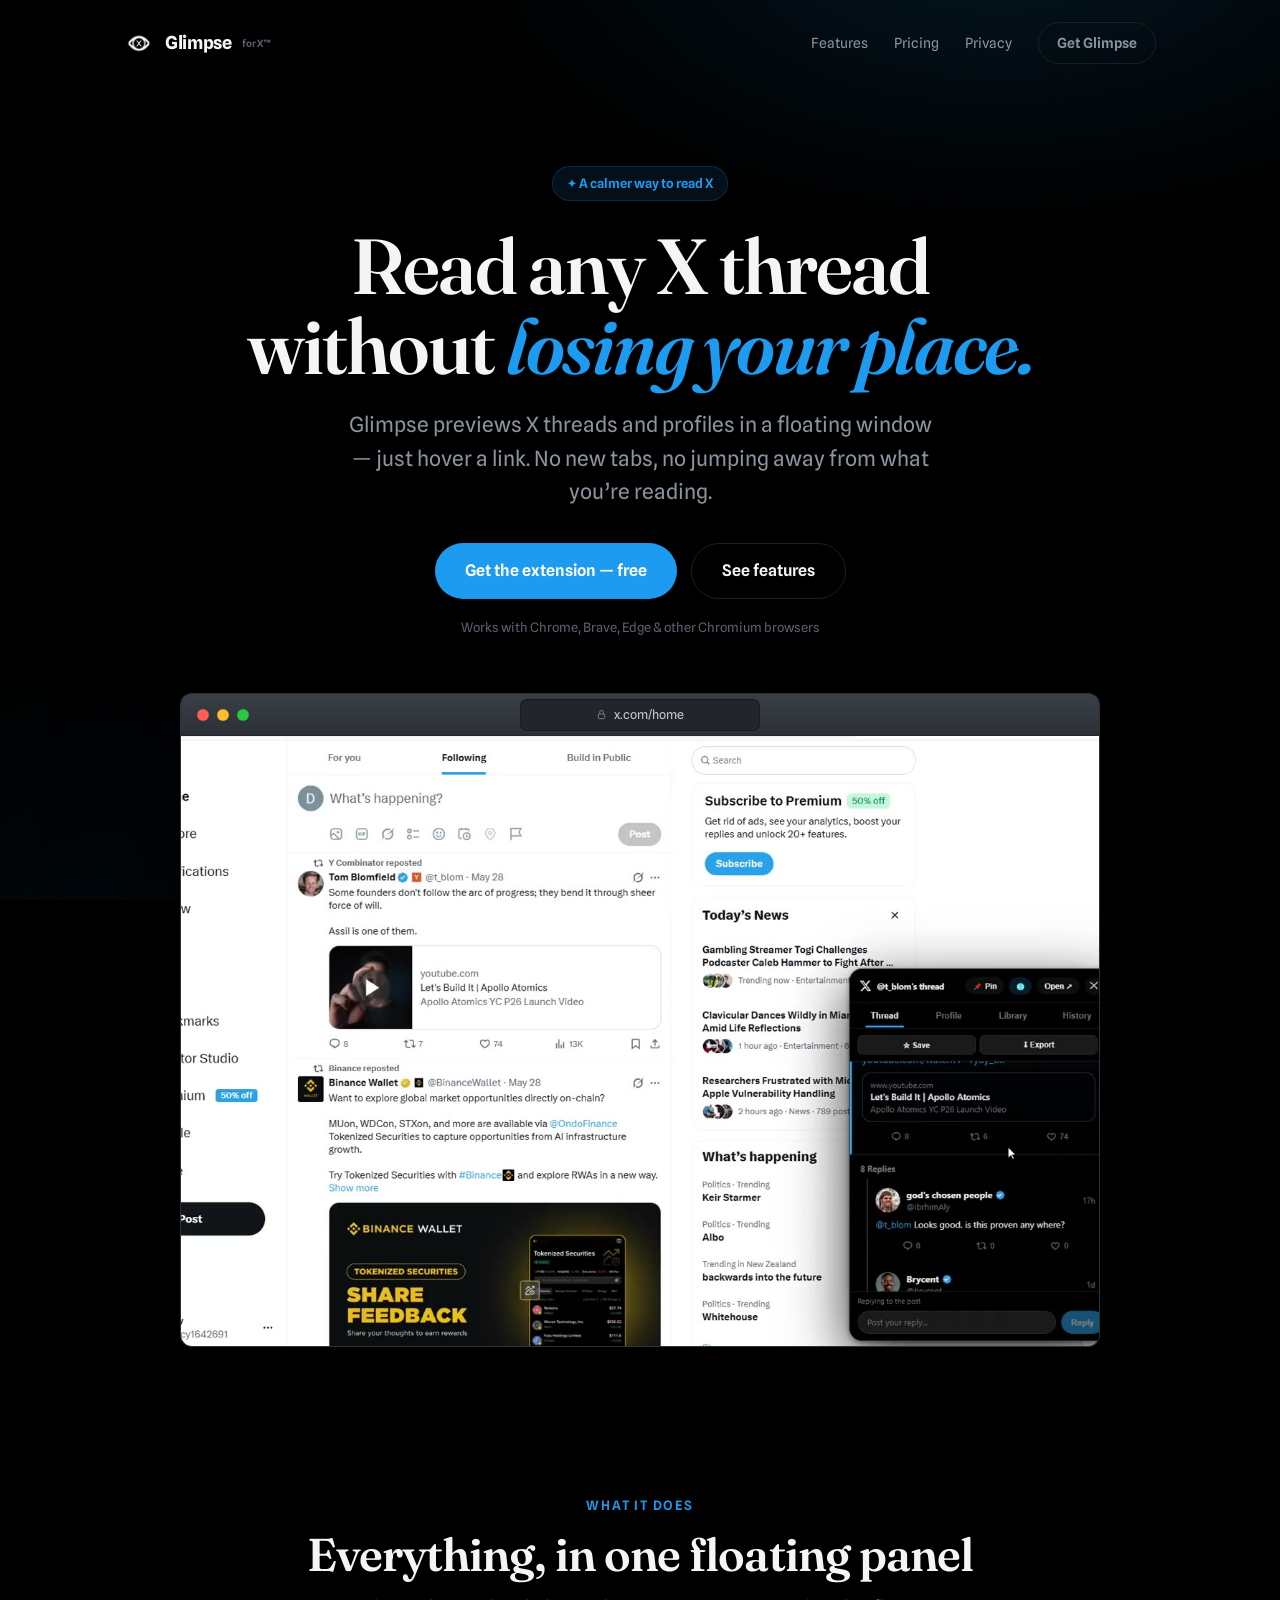
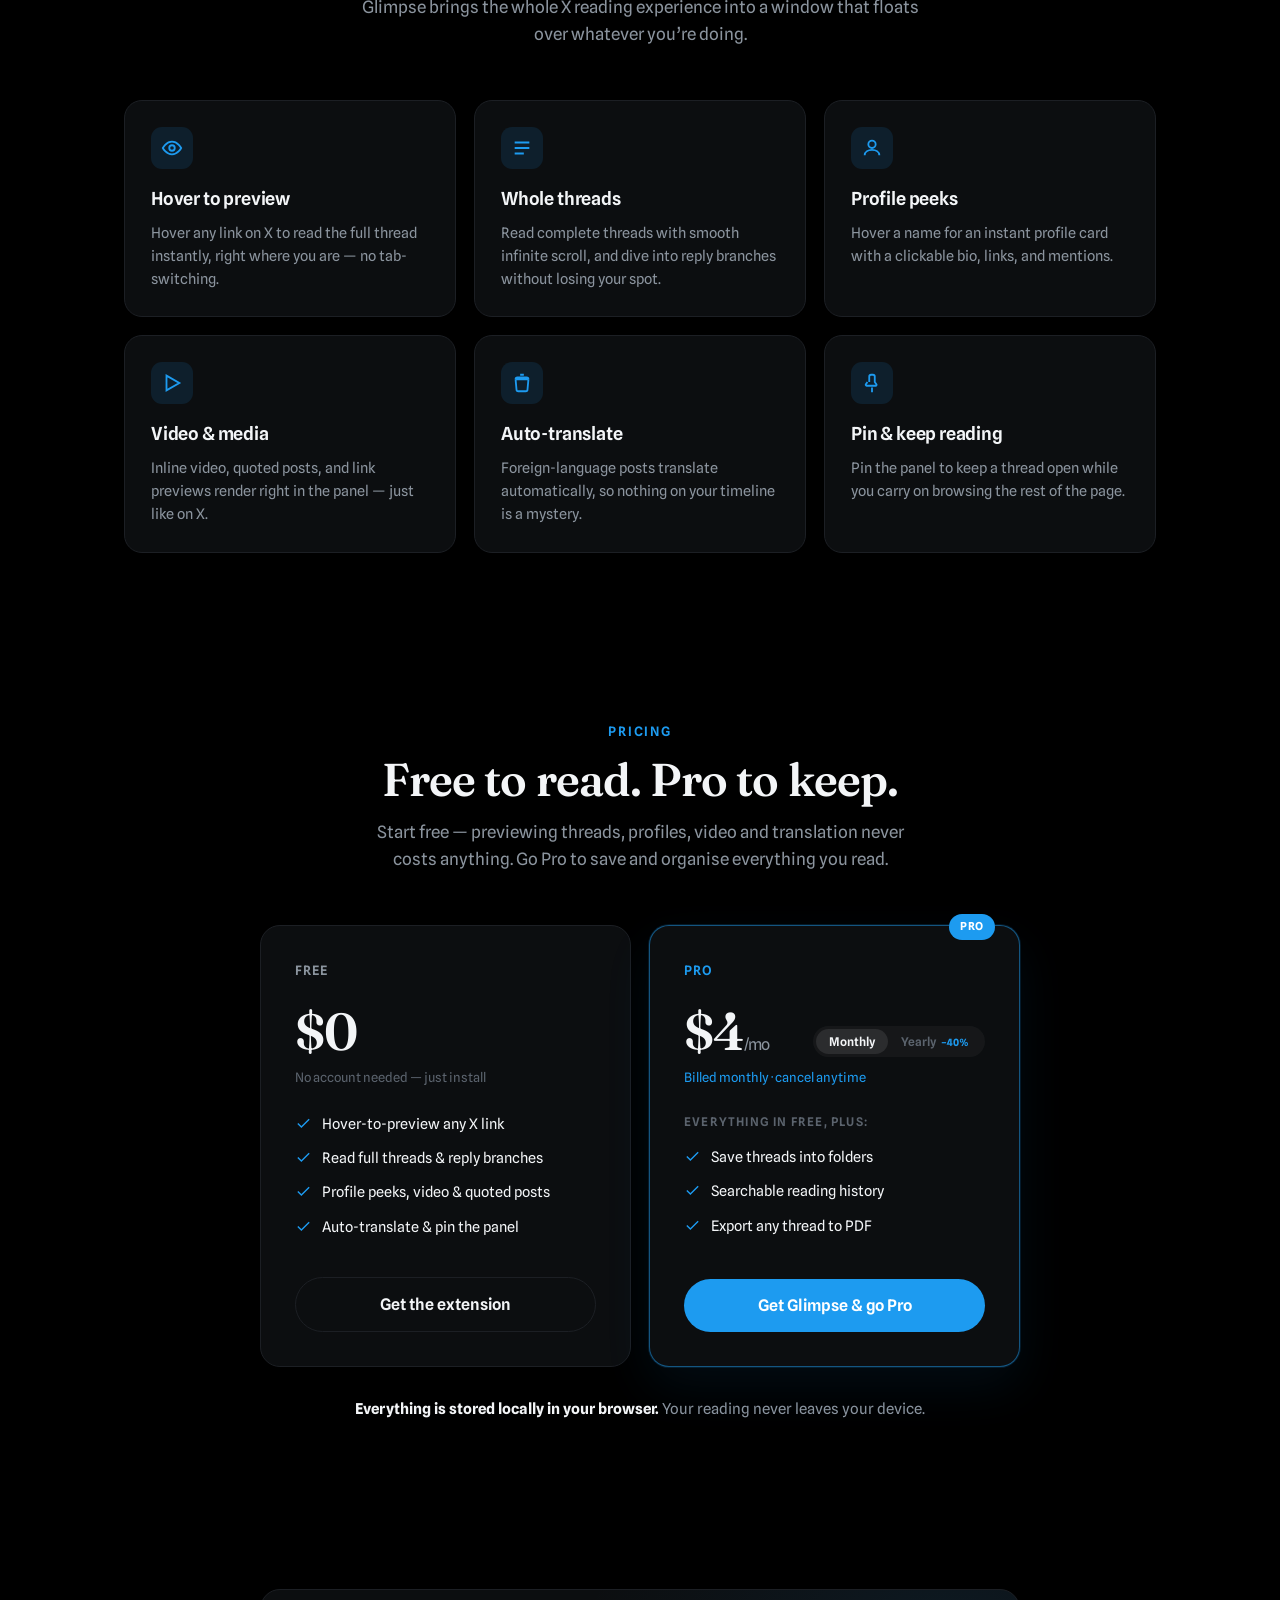
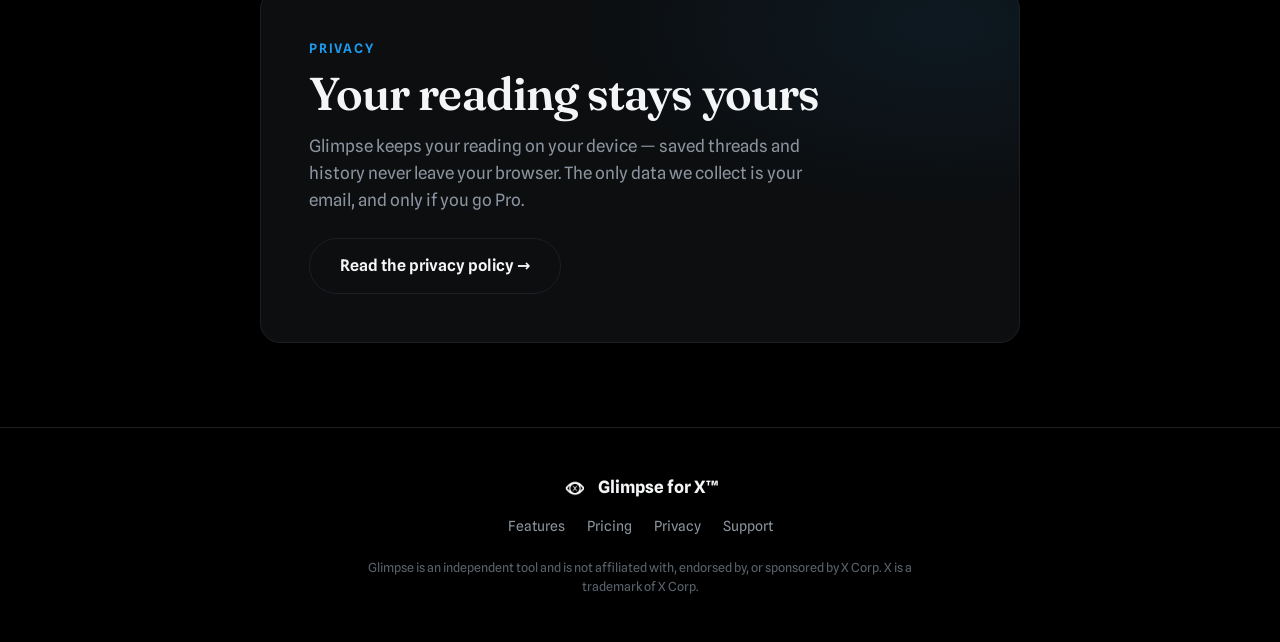
<file: index.html>
<!DOCTYPE html>
<html lang="en">
  <head>
    <meta charset="UTF-8" />
    <meta name="viewport" content="width=device-width, initial-scale=1.0" />
    <title>Glimpse for X — Preview threads &amp; profiles in a floating window</title>
    <meta name="description" content="Glimpse previews X (Twitter) threads and profiles in a floating window. Hover any link to read the whole thread without leaving your page." />
    <link rel="icon" type="image/png" href="./icon32.png" />
    <link rel="preconnect" href="https://fonts.googleapis.com" />
    <link rel="preconnect" href="https://fonts.gstatic.com" crossorigin />
    <link href="https://fonts.googleapis.com/css2?family=Fraunces:ital,opsz,wght@0,9..144,500;0,9..144,600;1,9..144,600&family=Spline+Sans:wght@400;500;600&display=swap" rel="stylesheet" />
    <script type="module" crossorigin src="./assets/index-DMuSaRxY.js"></script>
    <link rel="stylesheet" crossorigin href="./assets/index-U7KrOpPD.css">
  </head>
  <body>
    <div id="root"></div>
  </body>
</html>
</file>
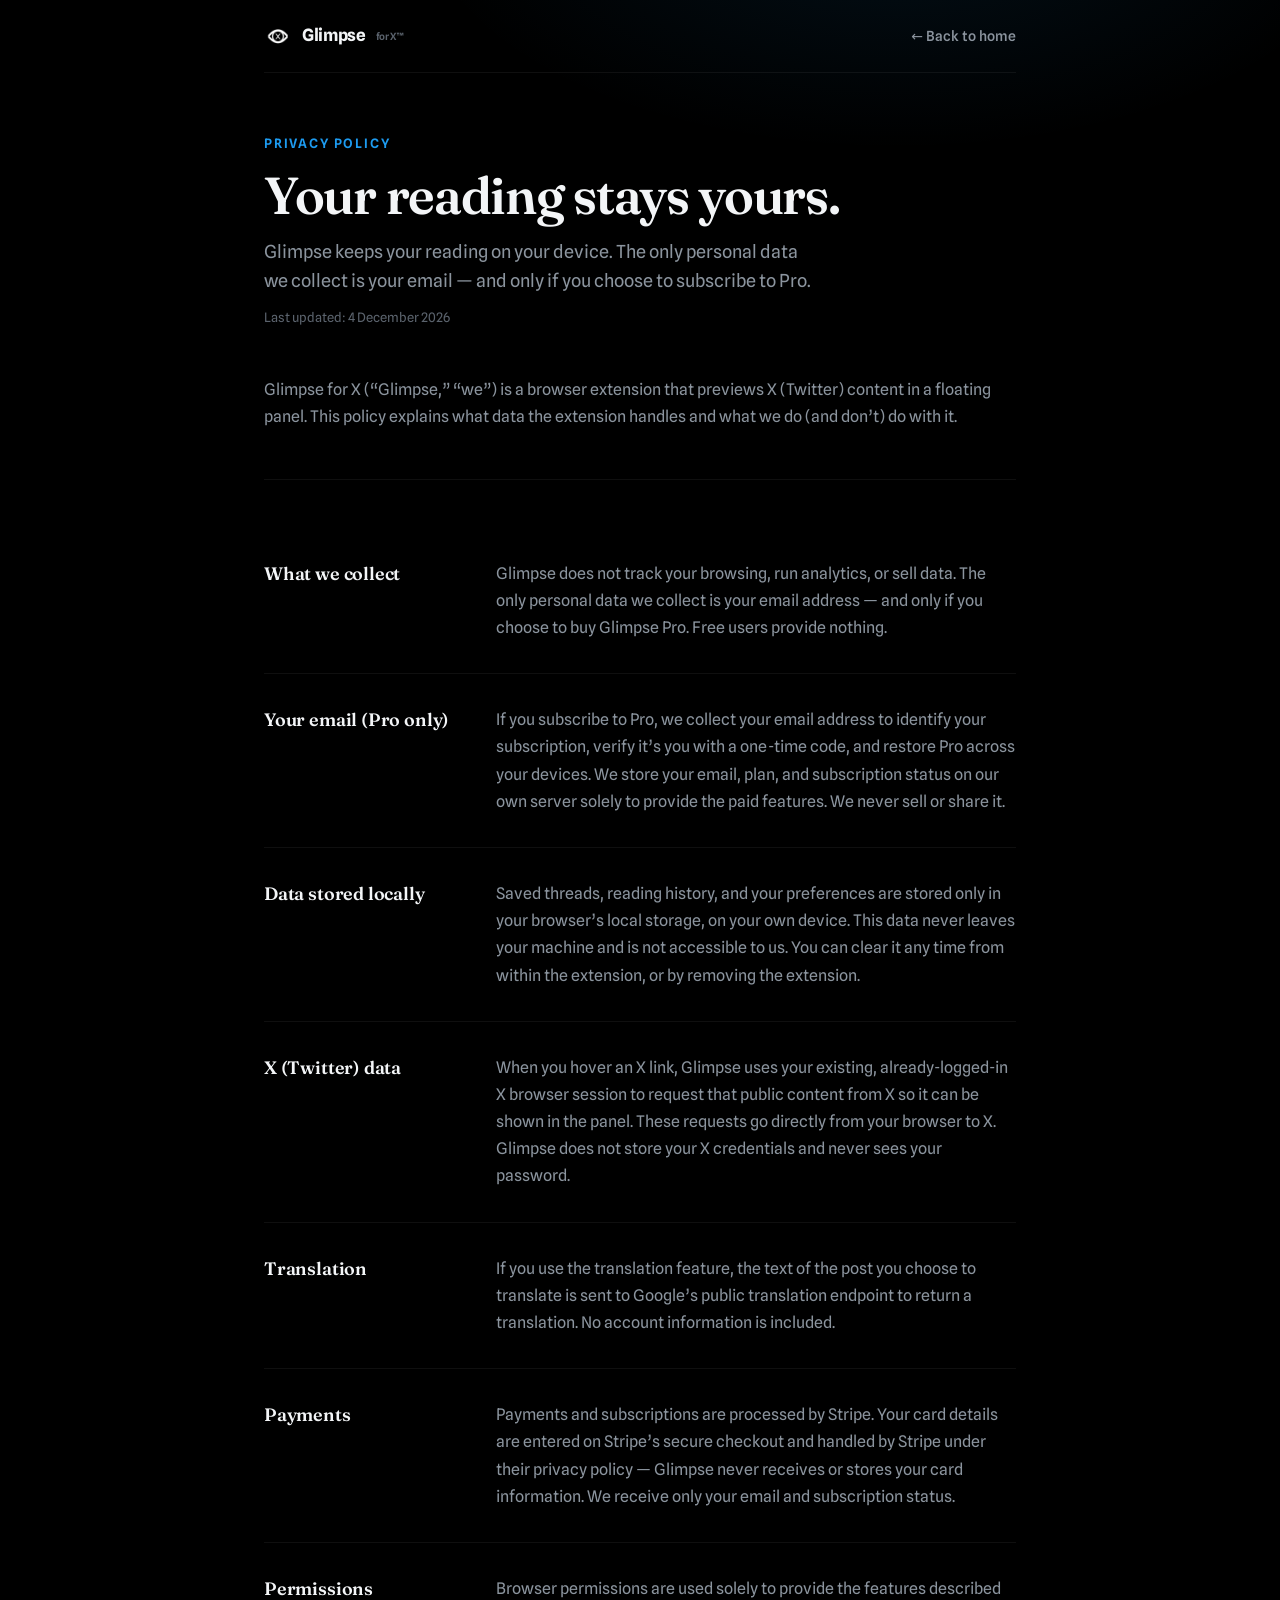
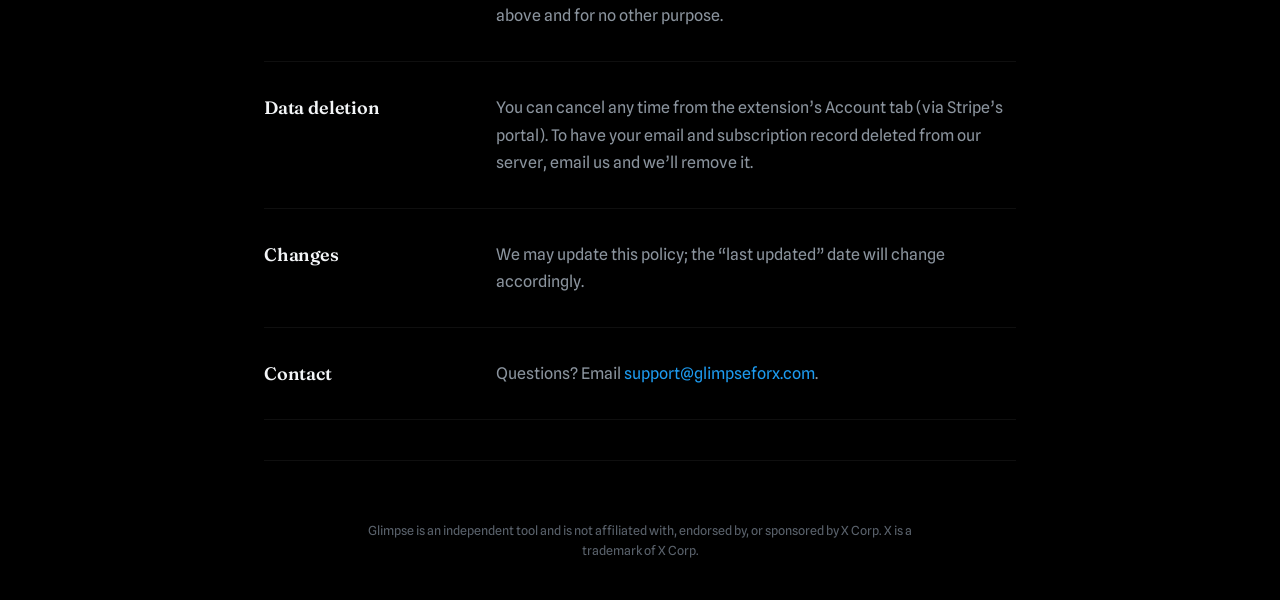
<file: privacy.html>
<!DOCTYPE html>
<html lang="en">
<head>
<meta charset="UTF-8" />
<meta name="viewport" content="width=device-width, initial-scale=1.0" />
<title>Privacy Policy — Glimpse for X</title>
<meta name="description" content="Glimpse for X privacy policy. Your reading stays on your device; we collect only your email for Pro subscriptions." />
<link rel="icon" type="image/png" href="./icon32.png" />
<link rel="preconnect" href="https://fonts.googleapis.com" />
<link rel="preconnect" href="https://fonts.gstatic.com" crossorigin />
<link href="https://fonts.googleapis.com/css2?family=Fraunces:ital,opsz,wght@0,9..144,500;0,9..144,600;1,9..144,600&family=Spline+Sans:wght@400;500;600&display=swap" rel="stylesheet" />
<style>
  :root{ --blue:#1d9bf0; --bg:#000; --ink:#f3f5f7; --muted:#8b949e; --dim:#5b636d;
    --display:"Fraunces",Georgia,serif; --body:"Spline Sans",system-ui,sans-serif; }
  *{box-sizing:border-box;margin:0;padding:0;}
  body{background:var(--bg);color:var(--ink);font-family:var(--body);line-height:1.6;
    -webkit-font-smoothing:antialiased;}
  .atmos{position:fixed;inset:0;z-index:0;pointer-events:none;
    background:radial-gradient(800px 400px at 70% -10%, rgba(29,155,240,.10), transparent 60%);}
  .wrap{max-width:800px;margin:0 auto;padding:0 24px;position:relative;z-index:1;}
  nav{display:flex;align-items:center;justify-content:space-between;padding:22px 0;
    border-bottom:1px solid rgba(255,255,255,.06);}
  .brand{display:flex;align-items:center;gap:10px;font-weight:700;font-size:17px;letter-spacing:-.02em;color:var(--ink);}
  .brand img{width:28px;height:28px;border-radius:7px;}
  .brand .tm{font-size:10px;color:var(--dim);vertical-align:super;font-weight:600;}
  .back{font-size:14px;font-weight:500;color:var(--muted);transition:color .15s;}
  .back:hover{color:var(--ink);}
  a{text-decoration:none;}
  header{padding:60px 0 48px;}
  .tag{font-size:13px;font-weight:600;letter-spacing:.14em;text-transform:uppercase;color:var(--blue);margin-bottom:14px;}
  h1{font-family:var(--display);font-weight:600;font-size:clamp(32px,5vw,52px);letter-spacing:-.025em;line-height:1.04;margin-bottom:16px;}
  .lede{color:var(--muted);font-size:18px;max-width:560px;line-height:1.6;margin-bottom:12px;}
  .updated{color:var(--dim);font-size:13px;}
  .intro{color:var(--muted);font-size:16px;line-height:1.7;margin-bottom:48px;padding-bottom:48px;
    border-bottom:1px solid rgba(255,255,255,.06);}
  .row{display:grid;grid-template-columns:200px 1fr;gap:32px;padding:32px 0;
    border-bottom:1px solid rgba(255,255,255,.06);}
  .row:last-child{border-bottom:none;}
  .row h2{font-family:var(--display);font-size:18px;font-weight:600;letter-spacing:-.01em;line-height:1.3;padding-top:2px;}
  .row p{color:var(--muted);font-size:16px;line-height:1.7;}
  .row a{color:var(--blue);}
  footer{padding:60px 0 40px;margin-top:40px;border-top:1px solid rgba(255,255,255,.06);text-align:center;}
  .disclaimer{color:var(--dim);font-size:12.5px;max-width:560px;margin:0 auto;line-height:1.55;}
  @media(max-width:640px){ .row{grid-template-columns:1fr;gap:10px;} }
</style>
</head>
<body>
<div class="atmos"></div>
<div class="wrap">
  <nav>
    <a class="brand" href="./"><img src="./glimpse-mark.png" alt="Glimpse" />Glimpse <span class="tm">for X™</span></a>
    <a class="back" href="./">← Back to home</a>
  </nav>

  <header>
    <div class="tag">Privacy Policy</div>
    <h1>Your reading stays yours.</h1>
    <p class="lede">Glimpse keeps your reading on your device. The only personal data we collect is your email — and only if you choose to subscribe to Pro.</p>
    <p class="updated">Last updated: <span id="date">—</span></p>
  </header>

  <p class="intro">Glimpse for X (“Glimpse,” “we”) is a browser extension that previews X (Twitter) content in a floating panel. This policy explains what data the extension handles and what we do (and don’t) do with it.</p>

  <div class="row"><h2>What we collect</h2><p>Glimpse does not track your browsing, run analytics, or sell data. The only personal data we collect is your email address — and only if you choose to buy Glimpse Pro. Free users provide nothing.</p></div>
  <div class="row"><h2>Your email (Pro only)</h2><p>If you subscribe to Pro, we collect your email address to identify your subscription, verify it’s you with a one-time code, and restore Pro across your devices. We store your email, plan, and subscription status on our own server solely to provide the paid features. We never sell or share it.</p></div>
  <div class="row"><h2>Data stored locally</h2><p>Saved threads, reading history, and your preferences are stored only in your browser’s local storage, on your own device. This data never leaves your machine and is not accessible to us. You can clear it any time from within the extension, or by removing the extension.</p></div>
  <div class="row"><h2>X (Twitter) data</h2><p>When you hover an X link, Glimpse uses your existing, already-logged-in X browser session to request that public content from X so it can be shown in the panel. These requests go directly from your browser to X. Glimpse does not store your X credentials and never sees your password.</p></div>
  <div class="row"><h2>Translation</h2><p>If you use the translation feature, the text of the post you choose to translate is sent to Google’s public translation endpoint to return a translation. No account information is included.</p></div>
  <div class="row"><h2>Payments</h2><p>Payments and subscriptions are processed by Stripe. Your card details are entered on Stripe’s secure checkout and handled by Stripe under their privacy policy — Glimpse never receives or stores your card information. We receive only your email and subscription status.</p></div>
  <div class="row"><h2>Permissions</h2><p>Browser permissions are used solely to provide the features described above and for no other purpose.</p></div>
  <div class="row"><h2>Data deletion</h2><p>You can cancel any time from the extension’s Account tab (via Stripe’s portal). To have your email and subscription record deleted from our server, email us and we’ll remove it.</p></div>
  <div class="row"><h2>Changes</h2><p>We may update this policy; the “last updated” date will change accordingly.</p></div>
  <div class="row"><h2>Contact</h2><p>Questions? Email <a href="mailto:support@glimpseforx.com">support@glimpseforx.com</a>.</p></div>

  <footer>
    <p class="disclaimer">Glimpse is an independent tool and is not affiliated with, endorsed by, or sponsored by X Corp. X is a trademark of X Corp.</p>
  </footer>
</div>
<script>
  document.getElementById("date").textContent =
    new Date().toLocaleDateString("en-GB",{year:"numeric",month:"long",day:"numeric"});
</script>
</body>
</html>
</file>
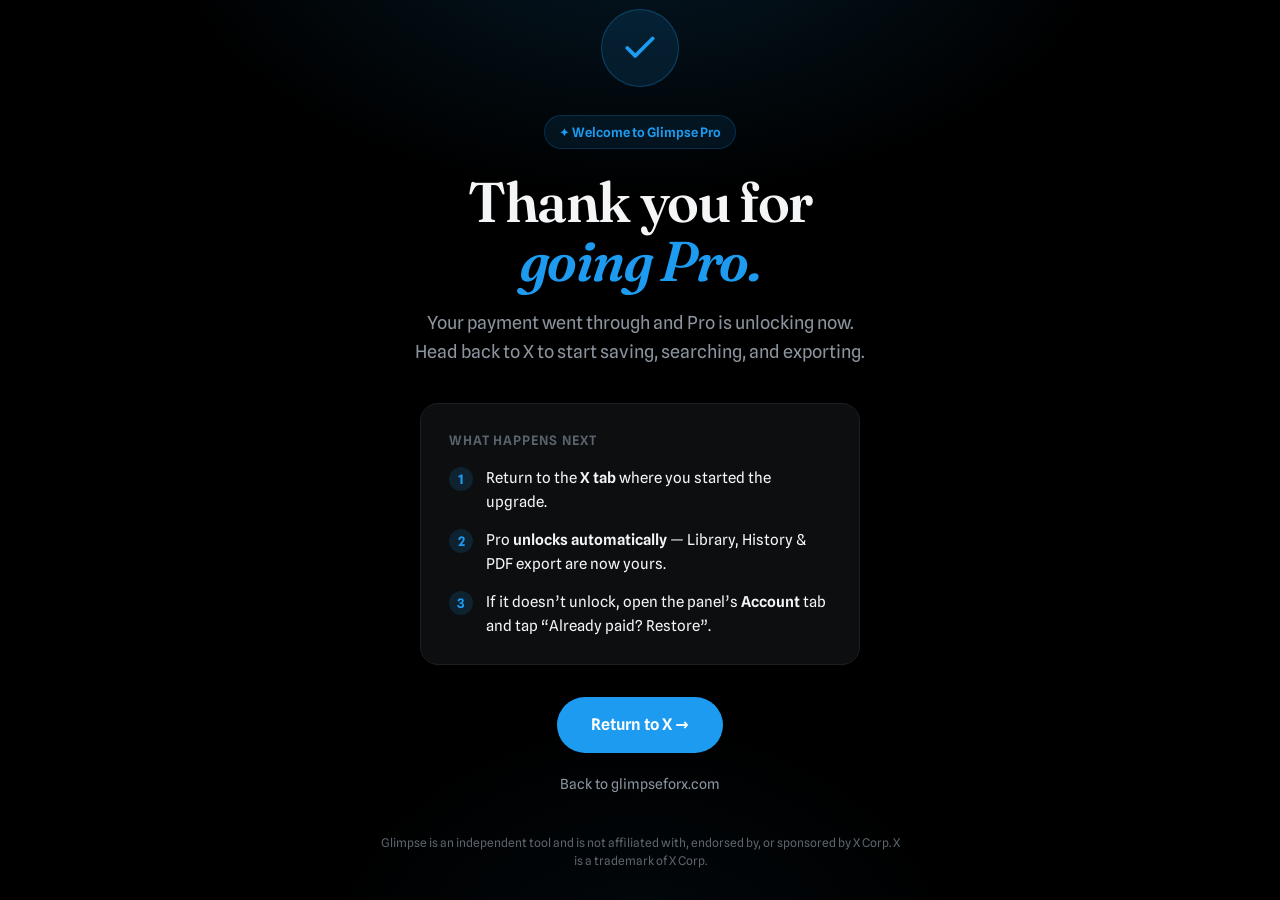
<file: success.html>
<!DOCTYPE html>
<html lang="en">
<head>
<meta charset="UTF-8" />
<meta name="viewport" content="width=device-width, initial-scale=1.0" />
<title>Thank you — Glimpse for X</title>
<meta name="robots" content="noindex" />
<link rel="icon" type="image/png" href="./icon32.png" />
<link rel="preconnect" href="https://fonts.googleapis.com" />
<link rel="preconnect" href="https://fonts.gstatic.com" crossorigin />
<link href="https://fonts.googleapis.com/css2?family=Fraunces:ital,opsz,wght@0,9..144,500;0,9..144,600;1,9..144,600&family=Spline+Sans:wght@400;500;600&display=swap" rel="stylesheet" />
<style>
  :root{ --blue:#1d9bf0; --blue-deep:#0c7abf; --bg:#000; --panel:#0c0e10; --line:#1c1f24;
    --ink:#f3f5f7; --muted:#8b949e; --dim:#5b636d;
    --display:"Fraunces",Georgia,serif; --body:"Spline Sans",system-ui,sans-serif; }
  *{box-sizing:border-box;margin:0;padding:0;}
  body{background:var(--bg);color:var(--ink);font-family:var(--body);line-height:1.6;
    -webkit-font-smoothing:antialiased;min-height:100vh;display:flex;flex-direction:column;}
  .atmos{position:fixed;inset:0;z-index:0;pointer-events:none;
    background:
      radial-gradient(800px 480px at 50% -10%, rgba(29,155,240,.16), transparent 60%),
      radial-gradient(600px 500px at 50% 110%, rgba(29,155,240,.06), transparent 55%);}
  .wrap{max-width:600px;margin:0 auto;padding:0 24px;position:relative;z-index:1;
    flex:1;display:flex;flex-direction:column;align-items:center;justify-content:center;text-align:center;}
  .mark{width:64px;height:64px;border-radius:16px;margin-bottom:30px;
    box-shadow:0 12px 40px rgba(29,155,240,.25);animation:pop .6s cubic-bezier(.2,.9,.3,1.4) both;}
  .check {
    width:78px;height:78px;border-radius:50%;background:rgba(29,155,240,.12);
    border:1px solid rgba(29,155,240,.3);display:flex;align-items:center;justify-content:center;
    margin-bottom:28px;animation:pop .6s .1s cubic-bezier(.2,.9,.3,1.4) both;
  }
  .check svg{width:38px;height:38px;stroke:var(--blue);}
  .eyebrow{display:inline-flex;align-items:center;gap:8px;font-size:13px;font-weight:600;
    color:var(--blue);background:rgba(29,155,240,.1);border:1px solid rgba(29,155,240,.2);
    padding:6px 14px;border-radius:999px;margin-bottom:24px;animation:rise .7s .15s both;}
  h1{font-family:var(--display);font-weight:600;font-size:clamp(34px,6vw,56px);letter-spacing:-.025em;
    line-height:1.05;margin-bottom:18px;animation:rise .7s .2s both;}
  h1 em{font-style:italic;color:var(--blue);}
  p.sub{font-size:18px;color:var(--muted);max-width:460px;margin:0 auto 36px;animation:rise .7s .27s both;}
  .steps{background:var(--panel);border:1px solid var(--line);border-radius:18px;padding:26px 28px;
    text-align:left;max-width:440px;width:100%;margin-bottom:32px;animation:rise .7s .34s both;}
  .steps h2{font-family:var(--body);font-size:13px;font-weight:600;letter-spacing:.08em;text-transform:uppercase;
    color:var(--dim);margin-bottom:16px;}
  .step{display:flex;gap:13px;align-items:flex-start;margin-bottom:14px;font-size:15px;color:var(--ink);}
  .step:last-child{margin-bottom:0;}
  .step .n{flex:none;width:24px;height:24px;border-radius:50%;background:rgba(29,155,240,.14);
    color:var(--blue);font-size:13px;font-weight:700;display:flex;align-items:center;justify-content:center;margin-top:1px;}
  .step b{color:var(--ink);font-weight:600;}
  .cta{animation:rise .7s .4s both;}
  .btn{display:inline-flex;align-items:center;gap:9px;font-family:var(--body);font-size:16px;font-weight:600;
    padding:15px 34px;border-radius:999px;background:var(--blue);color:#fff;text-decoration:none;
    transition:.16s;}
  .btn:hover{background:var(--blue-deep);transform:translateY(-2px);box-shadow:0 12px 30px rgba(29,155,240,.3);}
  .home-link{display:block;margin-top:20px;font-size:14px;color:var(--muted);text-decoration:none;animation:rise .7s .45s both;}
  .home-link:hover{color:var(--blue);}
  footer{padding:30px 24px;text-align:center;position:relative;z-index:1;}
  .disclaimer{color:var(--dim);font-size:12px;max-width:520px;margin:0 auto;line-height:1.5;}
  @keyframes pop{from{opacity:0;transform:scale(.6)}to{opacity:1;transform:none}}
  @keyframes rise{from{opacity:0;transform:translateY(18px)}to{opacity:1;transform:none}}
</style>
</head>
<body>
<div class="atmos"></div>
<main class="wrap">
  <div class="check">
    <svg fill="none" stroke-width="2.4" viewBox="0 0 24 24" stroke-linecap="round" stroke-linejoin="round"><path d="M20 6 9 17l-5-5"/></svg>
  </div>
  <span class="eyebrow">✦ Welcome to Glimpse Pro</span>
  <h1>Thank you for<br><em>going Pro.</em></h1>
  <p class="sub">Your payment went through and Pro is unlocking now. Head back to X to start saving, searching, and exporting.</p>

  <div class="steps">
    <h2>What happens next</h2>
    <div class="step"><span class="n">1</span><span>Return to the <b>X tab</b> where you started the upgrade.</span></div>
    <div class="step"><span class="n">2</span><span>Pro <b>unlocks automatically</b> — Library, History &amp; PDF export are now yours.</span></div>
    <div class="step"><span class="n">3</span><span>If it doesn’t unlock, open the panel’s <b>Account</b> tab and tap “Already paid? Restore”.</span></div>
  </div>

  <div class="cta">
    <a class="btn" href="https://x.com/home">Return to X →</a>
  </div>
  <a class="home-link" href="./">Back to glimpseforx.com</a>
</main>
<footer>
  <p class="disclaimer">Glimpse is an independent tool and is not affiliated with, endorsed by, or sponsored by X Corp. X is a trademark of X Corp.</p>
</footer>
</body>
</html>
</file>
<file: assets/index-U7KrOpPD.css>
:root{--blue: #1d9bf0;--blue-deep: #0c7abf;--bg: #000;--panel: #0c0e10;--line: #1c1f24;--ink: #f3f5f7;--muted: #8b949e;--dim: #5b636d;--display: "Fraunces", Georgia, serif;--body: "Spline Sans", system-ui, sans-serif}*{box-sizing:border-box;margin:0;padding:0}html{scroll-behavior:smooth}body{background:var(--bg);color:var(--ink);font-family:var(--body);line-height:1.6;-webkit-font-smoothing:antialiased;-moz-osx-font-smoothing:grayscale;overflow-x:hidden}a{color:inherit;text-decoration:none}.wrap{max-width:1080px;margin:0 auto;padding:0 24px}.bg-atmos{position:fixed;top:0;right:0;bottom:0;left:0;z-index:-1;pointer-events:none;background:radial-gradient(900px 500px at 78% -8%,rgba(29,155,240,.14),transparent 60%),radial-gradient(700px 600px at 8% 108%,rgba(29,155,240,.06),transparent 55%)}nav{display:flex;align-items:center;justify-content:space-between;padding:22px 0}.brand{display:flex;align-items:center;gap:11px;font-weight:700;font-size:18px;letter-spacing:-.02em}.brand img{width:30px;height:30px;border-radius:8px}.brand .tm{font-size:10px;color:var(--dim);vertical-align:super;font-weight:600}.nav-links{display:flex;gap:26px;align-items:center}.nav-links a{font-size:14px;color:var(--muted);transition:color .15s}.nav-links a:hover{color:var(--ink)}.nav-cta{font-size:14px;font-weight:600;color:var(--ink);border:1px solid var(--line);padding:9px 18px;border-radius:999px;transition:.16s}.nav-cta:hover{border-color:var(--blue);color:var(--blue)}@media (max-width: 680px){.nav-links .link{display:none}}.hero{padding:80px 0 64px;text-align:center}.eyebrow{display:inline-flex;align-items:center;gap:8px;font-size:13px;font-weight:600;color:var(--blue);background:#1d9bf01a;border:1px solid rgba(29,155,240,.2);padding:6px 14px;border-radius:999px;margin-bottom:26px}h1{font-family:var(--display);font-weight:600;font-size:clamp(40px,7vw,78px);line-height:1.02;letter-spacing:-.025em;margin-bottom:22px}h1 em{font-style:italic;color:var(--blue)}.sub{font-size:clamp(17px,2.4vw,21px);color:var(--muted);max-width:600px;margin:0 auto 34px}.hero-cta{display:flex;gap:14px;justify-content:center;flex-wrap:wrap}.btn{font-family:var(--body);font-size:16px;font-weight:600;padding:14px 30px;border-radius:999px;cursor:pointer;border:none;transition:.16s;display:inline-flex;align-items:center;gap:9px}.btn-primary{background:var(--blue);color:#fff}.btn-primary:hover{background:var(--blue-deep);transform:translateY(-2px);box-shadow:0 12px 30px #1d9bf04d}.btn-ghost{background:transparent;color:var(--ink);border:1px solid var(--line)}.btn-ghost:hover{border-color:var(--muted)}.works-with{font-size:13px;color:var(--dim);margin-top:18px}.stage{margin:56px auto 0;max-width:920px;position:relative}.stage:before{content:"";position:absolute;top:-50px;right:-30px;bottom:-50px;left:-30px;z-index:-1;background:radial-gradient(closest-side,rgba(29,155,240,.2),transparent 70%);filter:blur(24px)}.browser{border-radius:12px;overflow:hidden;border:1px solid rgba(255,255,255,.09);background:#1a1d21;box-shadow:0 2px #ffffff0a inset,0 50px 120px #000000b3,0 0 0 1px #00000080}.browser-bar{display:flex;align-items:center;gap:8px;padding:0 16px;height:42px;position:relative;background:linear-gradient(180deg,#3a3f46,#2c3036);border-bottom:1px solid rgba(0,0,0,.4)}.dot{width:12px;height:12px;border-radius:50%;box-shadow:0 0 0 .5px #0003 inset}.dot.r{background:#ff5f57}.dot.y{background:#febc2e}.dot.g{background:#28c840}.url{position:absolute;left:50%;top:50%;transform:translate(-50%,-50%);display:flex;align-items:center;gap:7px;font-size:12.5px;color:#c4cad2;background:#22262b;border:1px solid rgba(0,0,0,.3);border-radius:7px;padding:5px 16px;min-width:240px;justify-content:center}.url svg{color:#7d8590}.demo{width:100%;display:block;background:#000}section{padding:84px 0}.sec-tag{font-size:13px;font-weight:600;letter-spacing:.14em;text-transform:uppercase;color:var(--blue);text-align:center;margin-bottom:14px}h2{font-family:var(--display);font-weight:600;font-size:clamp(30px,4.5vw,46px);letter-spacing:-.02em;text-align:center;line-height:1.08;margin-bottom:14px}.sec-sub{color:var(--muted);text-align:center;max-width:560px;margin:0 auto 52px;font-size:17px}.grid{display:grid;grid-template-columns:repeat(3,1fr);gap:18px}.card{background:var(--panel);border:1px solid var(--line);border-radius:18px;padding:26px;transition:.2s}.card:hover{border-color:#1d9bf066;transform:translateY(-4px)}.card .ico{width:42px;height:42px;border-radius:11px;display:flex;align-items:center;justify-content:center;background:#1d9bf01f;margin-bottom:16px}.card .ico svg{width:22px;height:22px;stroke:var(--blue)}.card h3{font-size:18px;font-weight:600;margin-bottom:7px;letter-spacing:-.01em}.card p{color:var(--muted);font-size:14.5px}@media (max-width: 780px){.grid{grid-template-columns:1fr}}.price-wrap{display:grid;grid-template-columns:repeat(2,1fr);gap:18px;max-width:760px;margin:0 auto;align-items:stretch}.price{background:var(--panel);border:1px solid var(--line);border-radius:20px;padding:34px;position:relative;display:flex;flex-direction:column}.price.feat{border-color:#1d9bf080;box-shadow:0 0 0 1px #1d9bf026,0 20px 50px #1d9bf014}.price .badge{position:absolute;top:-12px;right:24px;background:var(--blue);color:#fff;font-size:11px;font-weight:700;letter-spacing:.06em;padding:4px 11px;border-radius:999px;text-transform:uppercase}.price .plan{font-size:13px;font-weight:600;color:var(--muted);text-transform:uppercase;letter-spacing:.08em;margin-bottom:12px}.price.feat .plan{color:var(--blue)}.price-top{display:flex;align-items:flex-end;justify-content:space-between;gap:12px;flex-wrap:wrap;min-height:64px}.price .amt{font-family:var(--display);font-size:52px;font-weight:600;letter-spacing:-.02em;line-height:1}.price .amt span{font-family:var(--body);font-size:16px;color:var(--muted);font-weight:400}.price .note{color:var(--dim);font-size:13px;margin:10px 0 24px;min-height:18px}.price.feat .note{color:var(--blue)}.toggle{display:inline-flex;background:#ffffff0a;border-radius:999px;padding:3px}.toggle button{font-family:var(--body);font-size:12px;font-weight:600;padding:5px 13px;border-radius:999px;border:none;cursor:pointer;transition:background .2s,color .2s;background:transparent;color:var(--dim);white-space:nowrap}.toggle button.on{background:#ffffff17;color:var(--ink)}.toggle .save{margin-left:5px;font-size:10px;color:var(--blue);font-weight:700}.plus{font-size:12px;font-weight:600;color:var(--dim);text-transform:uppercase;letter-spacing:.1em;margin-bottom:14px}.price ul{list-style:none;margin:0 0 28px;flex:1}.price li{display:flex;gap:10px;align-items:flex-start;font-size:14.5px;color:var(--ink);margin-bottom:11px}.price li svg{width:17px;height:17px;stroke:var(--blue);flex:none;margin-top:3px}.price .btn{width:100%;justify-content:center}.free-note{text-align:center;color:var(--muted);font-size:15px;margin-top:30px}.free-note b{color:var(--ink)}@media (max-width: 680px){.price-wrap{grid-template-columns:1fr}}.policy{background:var(--panel);border:1px solid var(--line);border-radius:20px;padding:44px;max-width:820px;margin:0 auto}.policy .row{display:grid;grid-template-columns:200px 1fr;gap:32px;padding:26px 0;border-bottom:1px solid rgba(255,255,255,.06)}.policy .row:last-child{border-bottom:none}.policy h3{font-family:var(--display);font-size:18px;font-weight:600;letter-spacing:-.01em}.policy p{color:var(--muted);font-size:15px}.policy a{color:var(--blue)}.policy .updated{color:var(--dim);font-size:13px;text-align:center;margin-bottom:8px}@media (max-width: 640px){.policy{padding:26px}.policy .row{grid-template-columns:1fr;gap:10px}}.privacy-teaser{background:var(--panel);border:1px solid var(--line);border-radius:20px;padding:48px;max-width:760px;margin:0 auto;background:radial-gradient(600px 300px at 90% 10%,rgba(29,155,240,.08),transparent 60%),var(--panel)}@media (max-width: 640px){.privacy-teaser{padding:32px}}footer{border-top:1px solid var(--line);padding:46px 0;text-align:center}.foot-brand{display:flex;align-items:center;justify-content:center;gap:10px;font-weight:700;font-size:17px;margin-bottom:14px}.foot-brand img{width:26px;height:26px;border-radius:7px}.foot-links{display:flex;gap:22px;justify-content:center;flex-wrap:wrap;margin-bottom:20px;font-size:14px}.foot-links a{color:var(--muted);transition:.15s}.foot-links a:hover{color:var(--blue)}.disclaimer{color:var(--dim);font-size:12.5px;max-width:560px;margin:0 auto;line-height:1.55}@keyframes rise{0%{opacity:0;transform:translateY(22px)}to{opacity:1;transform:none}}.rise{animation:rise .7s cubic-bezier(.2,.7,.2,1) both}
</file>
